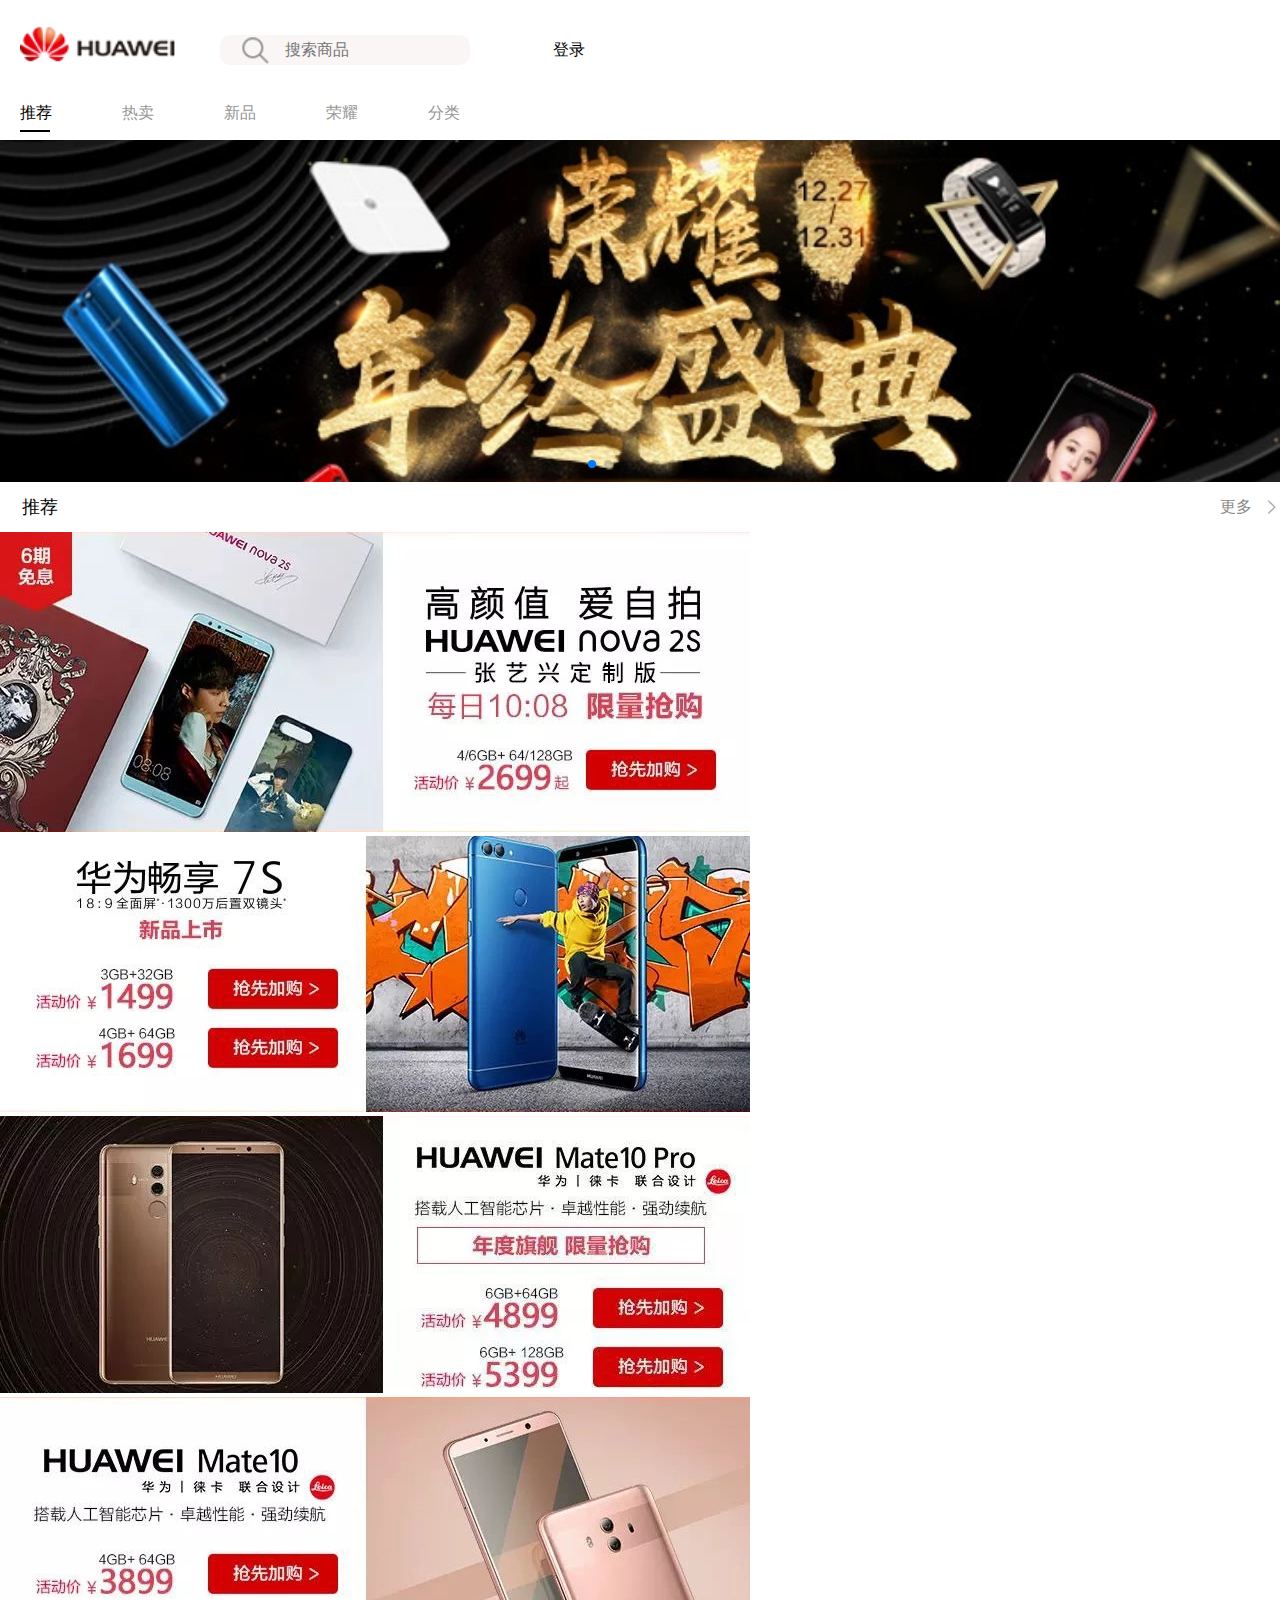
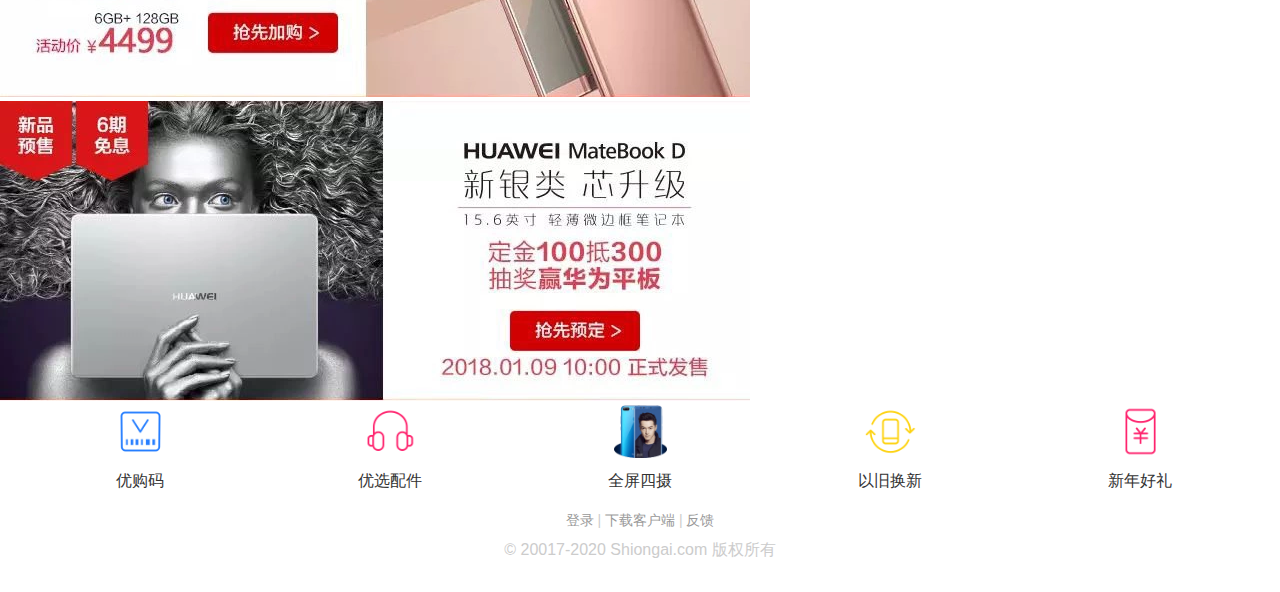
<file: index.html>
<!DOCTYPE html>
<html lang="en">
<head>
    <meta charset="UTF-8">
    <meta name="viewport" content="width=device-width,initial-scale=1.0,maximum-scale=1.0, minimum-scale=1.0,user-scalable=no" >
    <!--添加链接图标-->
    <link rel="shortcut icon" href="img/favicon.ico" />
    <!--搜索优化-->
    <title>华为商城
        &nbsp;&nbsp;&nbsp;&nbsp;&nbsp;&nbsp;&nbsp;&nbsp;&nbsp;
        &nbsp;&nbsp;&nbsp;&nbsp;&nbsp;&nbsp;&nbsp;&nbsp;&nbsp;
        &nbsp;&nbsp;
        华为Mate10、荣耀V10、华为P10、荣耀9、荣耀畅玩7X、华为Mate9、
        荣耀V9
    </title>
    <!--网页简短描述-->
    <meta name="description" content="华为商城是华为旗下面向全国服务的电子商务平台官网，我们提供正品华为手机(华为Mate10、荣耀V10、华为P10、荣耀9、荣耀畅玩7X、华为Mate9、荣耀V9等)、平板电脑、配件等全新华为产品，品质保证！" />
    <!--关键词-->
    <meta name="keywords" content="华为商城,华为官网,华为手机官网,华为平板电脑,华为笔记本" />
    <!--写在pc端当用手机打开时同网址时会跳转到手机端-->
    <!--<meta name="mobile-agent" content="format=xhtml;url=http://m.vmall.com/">-->
    <!--华为登录声明-->
    <meta property="wb:webmaster" content="f62bd8cc2f7d9778" />
    <!--公用css-->
    <link rel="stylesheet" href="css/swiper.min.css">
    <link rel="stylesheet" href="css/public.css">
    <link rel="stylesheet" href="css/index.css">
    <script src="js/swiper.min.js"></script>
    <script src="js/WebP.js"></script>
    <script src="js/flexible.js"></script>
    <script src="js/index.js"></script>
</head>
<body>
<header>
    <div class="logo f_left">
        <a href="#">
            <img src="img/logo.png" alt="">
        </a>
    </div>
    <div class="Search f_left">
        <input type="text" placeholder="搜索商品">
        <span class="Cable"></span>
        <button type="submit">登录</button>
    </div>
</header>
<nav>
    <ul class="nav_word">
        <li>
            <a class="active" href="#">推荐</a>
            <span class="active"></span>
        </li>
        <li>
            <a href="#">热卖</a>
            <span></span>
        </li>
        <li>
            <a href="#">新品</a>
            <span></span>
        </li>
        <li>
            <a href="#">荣耀</a>
            <span></span>
        </li>
        <li>
            <a href="#">分类</a>
            <span></span>
        </li>
    </ul>
</nav>
<div id="banner">
    <div class="swiper-container">
        <ul class="swiper-wrapper">
            <li class="swiper-slide">
                <img src="img/webp/banner1.webp" alt="">
            </li>
            <li class="swiper-slide">
                <img src="img/webp/banner2.webp" alt="">
            </li>
            <li class="swiper-slide">
                <a href="product.html">
                    <img src="img/webp/banner3.webp" alt="">
                </a>
            </li>
            <li class="swiper-slide">
                <img src="img/webp/banner4.webp" alt="">
            </li>
            <li class="swiper-slide">
                <img src="img/webp/banner5.webp" alt="">
            </li>
            <li class="swiper-slide">
                <img src="img/webp/banner6.webp" alt="">
            </li>
            <li class="swiper-slide">
                <img src="img/webp/banner7.webp" alt="">
            </li>
        </ul>
        <div class="swiper-pagination"></div>
    </div>
</div>
<div class="recommend">
    <div class="commoditytitle">
        <span>推荐</span>
        <a href="#">更多</a>
    </div>
    <ul class="commodity">
        <li>
            <a href="#"><img src="img/webp/recommend1.webp" alt=""></a>
        </li>
        <li>
            <a href="#"><img src="img/webp/recommend2.webp" alt=""></a>
        </li>
        <li>
            <a href="#"><img src="img/webp/recommend3.webp" alt=""></a>
        </li>
        <li>
            <a href="#"><img src="img/webp/Selling1.webp" alt=""></a>
        </li>
        <li>
            <a href="#"><img src="img/webp/Selling2.webp" alt=""></a>
        </li>
    </ul>
</div>
<section class="channel">
    <ul class="clearfix">
        <li>
            <a href="#">
                <i>
                    <img src="img/channel.png" alt="">
                </i>
                <p>优购码</p>
            </a>
        </li>
        <li>
            <a href="#">
                <i>
                    <img src="img/channel1.png" alt="">
                </i>
                <p>优选配件</p>
            </a>
        </li>
        <li>
            <a href="#">
                <i>
                    <img src="img/channel2.png" alt="">
                </i>
                <p>全屏四摄</p>
            </a>
        </li>
        <li>
            <a href="#">
                <i>
                    <img src="img/channel3.png" alt="">
                </i>
                <p>以旧换新</p>
            </a>
        </li>
        <li>
            <a href="#">
                <i>
                    <img src="img/channel4.png" alt="">
                </i>
                <p>新年好礼</p>
            </a>
        </li>
    </ul>
</section>
<footer>
    <div class="textclick">
        <a href="#">登录</a> <span>|</span>
        <a href="#">下载客户端</a> <span>|</span>
        <a href="#">反馈
        </a>
    </div>
    <p>© 20017-2020 Shiongai.com 版权所有</p>
</footer>
</body>
</html>
</file>
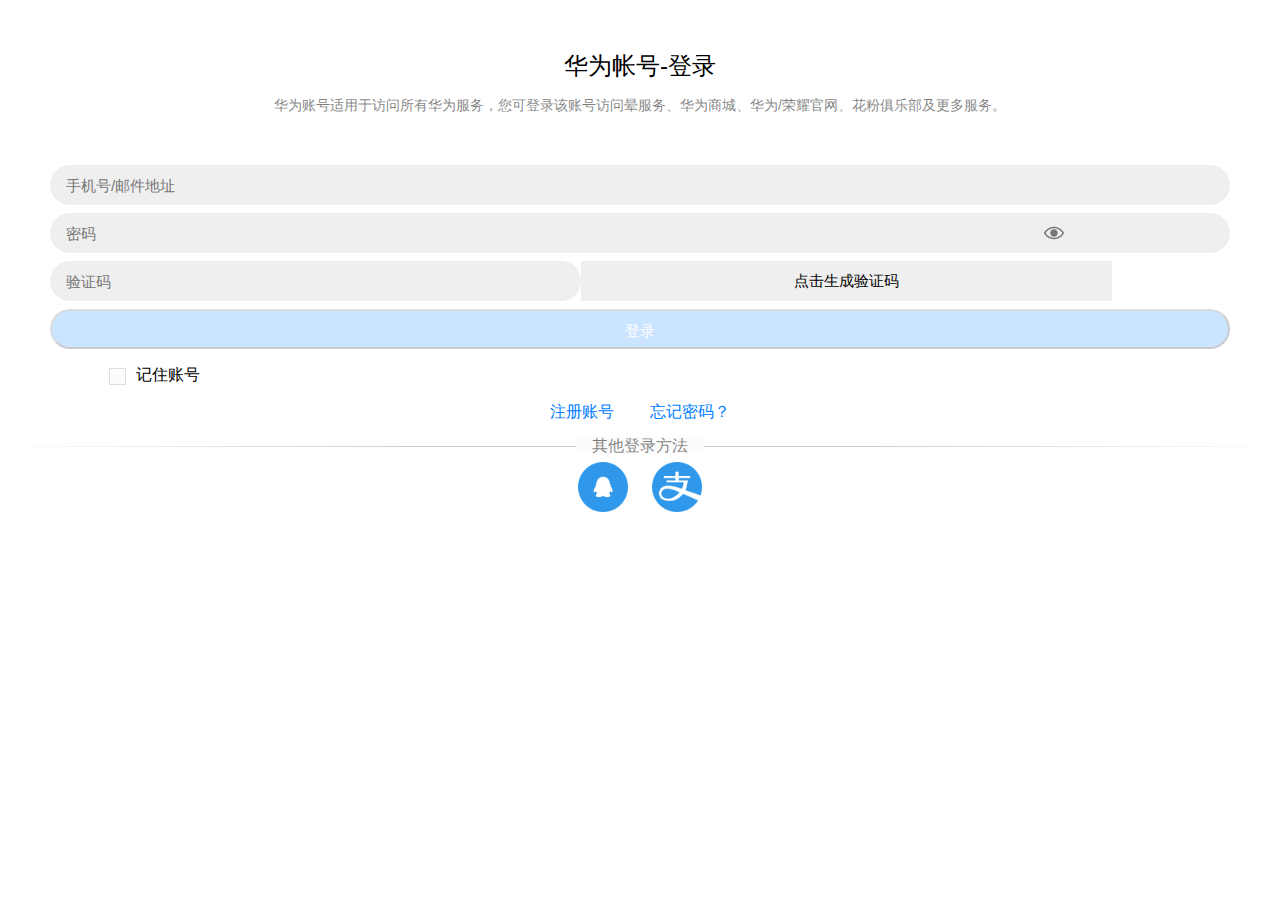
<file: log in.html>
<!DOCTYPE html>
<html lang="en">
<head>
    <meta charset="UTF-8">
    <meta name="viewport" content="width=device-width,initial-scale=1.0,maximum-scale=1.0, minimum-scale=1.0,user-scalable=no" >
    <!--添加链接图标-->
    <link rel="shortcut icon" href="img/favicon.ico" />
    <!--搜索优化-->

    <title>华为商城
        &nbsp;&nbsp;&nbsp;&nbsp;&nbsp;&nbsp;&nbsp;&nbsp;&nbsp;
        &nbsp;&nbsp;&nbsp;&nbsp;&nbsp;&nbsp;&nbsp;&nbsp;&nbsp;
        &nbsp;&nbsp;
        华为Mate10、荣耀V10、华为P10、荣耀9、荣耀畅玩7X、华为Mate9、
        荣耀V9
    </title>
    <!--网页简短描述-->
    <meta name="description" content="华为商城是华为旗下面向全国服务的电子商务平台官网，我们提供正品华为手机(华为Mate10、荣耀V10、华为P10、荣耀9、荣耀畅玩7X、华为Mate9、荣耀V9等)、平板电脑、配件等全新华为产品，品质保证！" />
    <!--关键词-->
    <meta name="keywords" content="华为商城,华为官网,华为手机官网,华为平板电脑,华为笔记本" />
    <!--写在pc端当用手机打开时同网址时会跳转到手机端-->
    <!--<meta name="mobile-agent" content="format=xhtml;url=http://m.vmall.com/">-->
    <!--华为登录声明-->
    <meta property="wb:webmaster" content="f62bd8cc2f7d9778" />
    <!--公用css-->
    <link rel="stylesheet" href="css/public.css">
    <link rel="stylesheet" href="css/log%20in.css">
    <script src="js/flexible.js"></script>
</head>
<body>
<header>
    <h2>华为帐号-登录</h2>
    <p>华为账号适用于访问所有华为服务，您可登录该账号访问晕服务、华为商城、华为/荣耀官网、花粉俱乐部及更多服务。</p>
</header>
<section>
    <form action="">
        <div class="inputPublic">
            <input type="text" placeholder="手机号/邮件地址">
        </div>
        <div class="inputPublic">
            <div class="inputPassword">
                <input type="password" placeholder="密码">
            </div>
            <div class="inputPasswordImg">
                <img src="img/passwordImg.png" alt="">
            </div>
        </div>
        <div id="Verification-code">
            <div class="inputPublic verification">
                <input type="text" placeholder="验证码">
            </div>
            <div class="Verification_code">
                <input id="code" type="button" value="点击生成验证码"
                       onclick="createCode()"/>
            </div>
        </div>
        <div class="prompt">

        </div>
        <button class="login">登录</button>
        <div class="required">
            <input id="Checkbox" type="checkbox">
            <label for="Checkbox">记住账号</label>
        </div>

    </form>
</section>
<footer>
    <div class="registered">
        <a href="#">注册账号</a>
        <a href="#">忘记密码？</a>
    </div>
    <div class="space-line-div">
        <span>其他登录方法</span>
    </div>
    <div class="LoginMethod">
        <a href="#">
            <img src="img/wap_qq.png" alt="">
        </a>
        <a href="#">
            <img src="img/wap_alipay.png" alt="">
        </a>
    </div>
</footer>
<script>
        function createCode(){
//            alert(123);
            var code;
            code='';
            var codeLength = 4;//验证码长度
            var checkCode=document.getElementById("code");
            var random = new Array(0,1,2,3,4,5,6,7,8,9,'A','B','C','D','E','F','G','H',
                    'I','J','K','L','M','N','O','P','Q','R','S','T','U','V','W','X','Y','Z');
            //方法 随机数   Math.random();
            //random[35] 代表？
            for(var i=0;i<codeLength;i++){//执行次数？   4     0 1 2 3
                var index = Math.floor(Math.random()*36);//[0,35]
                code += random[index];//code = code + random[index]   + 连接符
            }
//        alert(code);//四位?
            checkCode.value=code;
    }
</script>
</body>
</html>
</file>
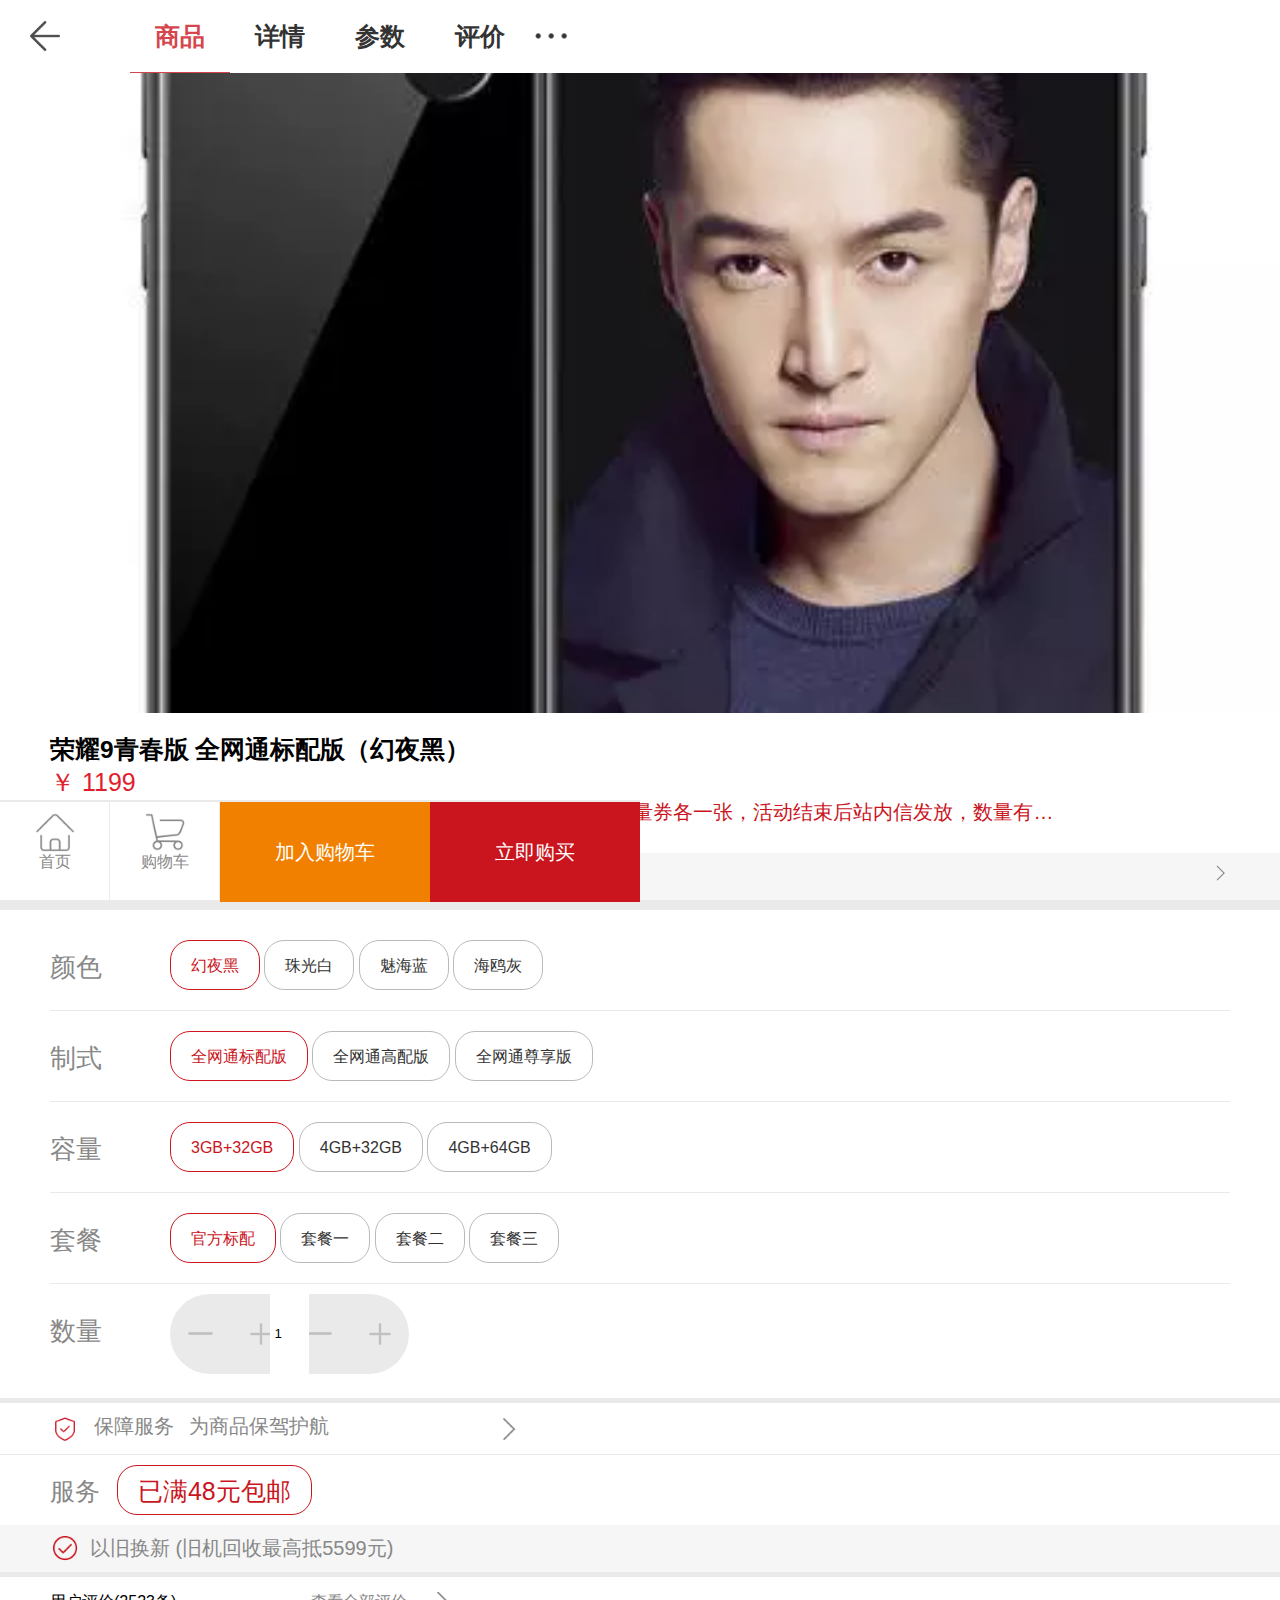
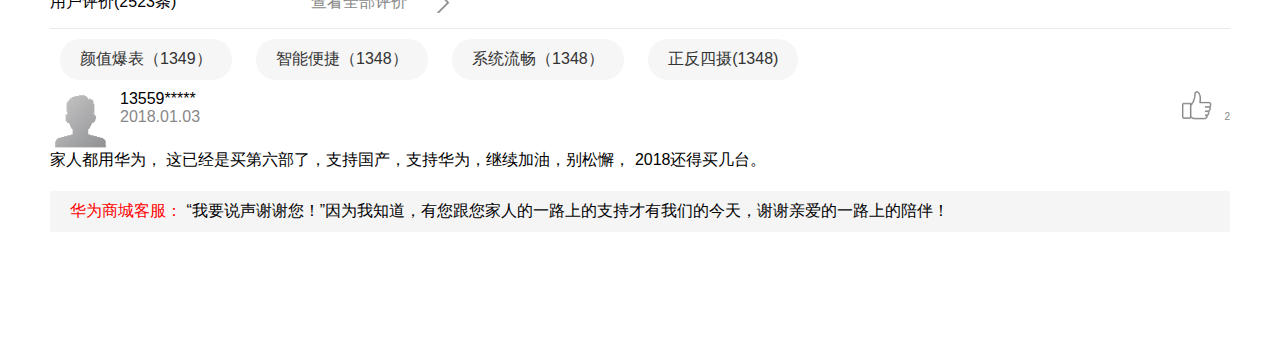
<file: product.html>
<!DOCTYPE html>
<html lang="en">
<head>
    <meta charset="UTF-8">
    <meta name="viewport" content="width=device-width,initial-scale=1.0,maximum-scale=1.0, minimum-scale=1.0,user-scalable=no" >
    <!--添加链接图标-->
    <link rel="shortcut icon" href="img/favicon.ico" />
    <!--搜索优化-->
    <title>华为商城
        &nbsp;&nbsp;&nbsp;&nbsp;&nbsp;&nbsp;&nbsp;&nbsp;&nbsp;
        &nbsp;&nbsp;&nbsp;&nbsp;&nbsp;&nbsp;&nbsp;&nbsp;&nbsp;
        &nbsp;&nbsp;
        华为Mate10、荣耀V10、华为P10、荣耀9、荣耀畅玩7X、华为Mate9、
        荣耀V9
    </title>
    <!--网页简短描述-->
    <meta name="description" content="华为商城是华为旗下面向全国服务的电子商务平台官网，我们提供正品华为手机(华为Mate10、荣耀V10、华为P10、荣耀9、荣耀畅玩7X、华为Mate9、荣耀V9等)、平板电脑、配件等全新华为产品，品质保证！" />
    <!--关键词-->
    <meta name="keywords" content="华为商城,华为官网,华为手机官网,华为平板电脑,华为笔记本" />
    <!--写在pc端当用手机打开时同网址时会跳转到手机端-->
    <!--<meta name="mobile-agent" content="format=xhtml;url=http://m.vmall.com/">-->
    <!--华为登录声明-->
    <meta property="wb:webmaster" content="f62bd8cc2f7d9778" />
    <!--公用css-->
    <link rel="stylesheet" href="css/swiper.min.css">
    <link rel="stylesheet" href="css/public.css">
    <link rel="stylesheet" href="css/product.css">
    <script src="js/swiper.min.js"></script>
    <script src="js/WebP.js"></script>
    <script src="js/flexible.js"></script>
</head>
<body>
<header>
    <a class="f_left" href="index.html">
    </a>
    <ul class="f_left">
        <li class="active">
            <a href="#">商品</a>
        </li>
        <li>
            <a href="#">详情</a>
        </li>
        <li>
            <a href="#">参数</a>
        </li>
        <li>
            <a href="#">评价</a>
        </li>
    </ul>
    <div class="shortcut">
        <a href="#">
        </a>
    </div>
</header>
<section id="banner">
    <div class="swiper-container">
        <ul class="swiper-wrapper">
            <li class="swiper-slide">
                <img src="img/webp/428_428_1513560694209mp.webp" alt="">
            </li>
            <li class="swiper-slide">
                <img src="img/webp/428_428_1513328919807.webp" alt="">
            </li>
            <li class="swiper-slide">
                <img src="img/webp/428_428_1513328920658.webp" alt="">
            </li>
            <li class="swiper-slide">
                <img src="img/webp/428_428_1513328921740.webp" alt="">
            </li>
            <li class="swiper-slide">
                <img src="img/webp/428_428_1513328922431.webp" alt="">
            </li>
            <li class="swiper-slide">
                <img src="img/webp/428_428_1513328923448.webp" alt="">
            </li>
        </ul>
    </div>
</section>
<section id="Detailspage">
    <h3>荣耀9青春版 全网通标配版（幻夜黑）</h3>
    <p class="price">￥ 1199</p>
    <p class="Introduction">
        <span>【购机送价值58元礼包（30元读书券+20元华为视频权益</span>
        <span class="textOmitted"> +3/5元流量券各一张，活动结束后站内信发放，数量有限，送完即止。）！】</span>
    </p>
</section>
<section id="discount">
    <p>
        <span>支持分期</span>
        <span>赠送积分</span>
        <i class="f_right"></i>
    </p>
</section>
<section id="content">
    <dl class="clearfix">
        <dt>
            <label>颜色</label>
        </dt>
        <dd>
            <a class="active" href="#">
                <span>幻夜黑</span>
            </a>
            <a href="#">
                <span>珠光白</span>
            </a>
            <a href="#">
                <span>魅海蓝</span>
            </a>
            <a href="#">
                <span>海鸥灰</span>
            </a>
        </dd>
    </dl>
    <dl class="clearfix">
        <dt>
            <label>制式</label>
        </dt>
        <dd>
            <a class="active" href="#">
                <span>全网通标配版</span>
            </a>
            <a href="#">
                <span>全网通高配版</span>
            </a>
            <a href="#">
                <span>全网通尊享版</span>
            </a>
        </dd>
    </dl>
    <dl class="clearfix">
        <dt>
            <label>容量</label>
        </dt>
        <dd>
            <a class="active" href="#">
                <span>3GB+32GB</span>
            </a>
            <a href="#">
                <span>4GB+32GB</span>
            </a>
            <a href="#">
                <span>4GB+64GB</span>
            </a>
        </dd>
    </dl>
    <dl class="clearfix">
        <dt>
            <label>套餐</label>
        </dt>
        <dd>
            <a class="active" href="#">
                <span>官方标配</span>
            </a>
            <a href="#">
                <span>套餐一</span>
            </a>
            <a href="#">
                <span>套餐二</span>
            </a>
            <a href="#">
                <span>套餐三</span>
            </a>
        </dd>
    </dl>
    <div class="digitalfield">
        <dl>
            <dt>
                <label>数量</label>
            </dt>
            <dd>
                <p>
                    <b class="Less"></b>
                    <input type="tel" value="1">
                    <b class="plus"></b>
                </p>
            </dd>
        </dl>
    </div>
</section>
<section id="service">
    <p>
        <i></i>
        <span>保障服务</span>
        <em>为商品保驾护航</em>
        <i></i>
    </p>
    <p>服务
        <a href="#">
            <span>已满48元包邮</span>
        </a>
    </p>
    <p> 以旧换新 (旧机回收最高抵5599元)</p>
</section>
<section id="Evaluation">
    <h3>
        <span>用户评价(2523条)</span>
        <a href="#">查看全部评价</a>
    </h3>
    <div class="keyword">
        <a href="javascript:;">
            颜值爆表（1349）
        </a>
        <a href="javascript:;">
            智能便捷（1348）
        </a>
        <a href="javascript:;">
            系统流畅（1348）
        </a>
        <a href="javascript:;">
            正反四摄(1348)
        </a>
    </div>
    <div class="review-content">
        <ul>
            <li>
                <div class="clearfix">
                    <i class="f_left">
                        <img src="img/defaultface_user_small.png" alt="">
                    </i>
                    <p class="f_left">
                        <span>13559*****</span>
                        <time>2018.01.03</time>
                    </p>
                    <p class="f_right">
                        <i></i>
                        <em>2</em>
                    </p>
                </div>
                <div class="word">
                    家人都用华为，
                    这已经是买第六部了，支持国产，支持华为，继续加油，别松懈，
                    2018还得买几台。
                </div>
                <div class="reply">
                    <p>
                        <span>华为商城客服：</span>
                        “我要说声谢谢您！”因为我知道，有您跟您家人的一路上的支持才有我们的今天，谢谢亲爱的一路上的陪伴！</p>
                </div>
            </li>
        </ul>
    </div>
</section>
<footer>
    <div class="btn f_left">
        <a class="f_left" href="#">
            <i></i>
            <span>首页</span>
        </a>
        <a class="f_left" href="#">
            <i></i>
            <span>购物车</span>
        </a>
    </div>
    <div class="buy f_left">
        <a class="f_left" href="#">加入购物车</a>
        <a class="f_left" href="#">立即购买</a>
    </div>
</footer>
</body>
<script>
    var swiper = new Swiper('.swiper-container', {
        spaceBetween: 30,
        centeredSlides: true,
        autoplay: {
            delay: 2500,
            disableOnInteraction: false,
        },
        pagination: {
            el: '.swiper-pagination',
            clickable: true,
        },
        navigation: {
            nextEl: '.swiper-button-next',
            prevEl: '.swiper-button-prev',
        },
    });
</script>
</html>
</file>
<file: css/public.css>
*{
    margin: 0;
    padding: 0;
    box-sizing: border-box;
    -webkit-box-sizing: border-box;
    -moz-box-sizing: border-box;
}
body{
    font-family: "Microsoft YaHei",Arial,Helvetica,sans-serif;
    font-size: 16px;
    color: #000;
}
ul,li{
    list-style: none;
}
a,a:hover{
    text-decoration: none;
}
input{
    border: none;
    outline: none;
}
img{
    display: block;
}
/*公共演示*/
.f_left{
    float: left;
}
.f_right{
    float: right;
}
.clearfix::before,
.clearfix::after{
    content: "";
    clear: both;
    display: table;
}
a{
    display: inline-block;
}
img{
    width: 100%;
}
</file>
<file: css/index.css>
body{
    background-color: #fff;
}
/*----------header---------------*/
header{
    height: 0.85rem;
}
/*---------logo--------------*/
header .logo{
    width: 2rem;
    text-align: center;
}
header .logo a{
    width: 1.6rem;
    padding-top: 0.1rem;
}
/*---------搜索框-----------*/
header .Search{
    position: relative;
    width: 4.4rem;
    height: 0.85rem;
}
header .Search input{
    width: 2.5rem;
    height: 0.3rem;
    padding-left: 0.65rem;
    border-radius: 10px;
    background-color: #faf6f6;
    font-size: 0.16rem;
    margin-top: 0.35rem;
    margin-left: 0.2rem;

    transition:scale 0.2s,padding-left 0.7s;
    -moz-transition:scale 0.2s,padding-left 0.7s; /* Firefox 4 */
    -webkit-transition:scale 0.2s,padding-left 0.7s; /* Safari and Chrome */
    -o-transition:scale 0.2s,padding-left 0.7s; /* Opera */
}
header .Search input:focus{
    padding-left: 0.45rem;
    transform: scale(1.1,1);
    -ms-transform: scale(1.1,1);	/* IE 9 */
    -webkit-transform: scale(1.1,1);	/* Safari 和 Chrome */
    -o-transform: scale(1.1,1);	/* Opera */
    -moz-transform: scale(1.1,1);
}
header .Search input + span.Cable{
    transform: translate(0);
    transition: transform 0.5s ;
}
header .Search input:focus+span.Cable{
    transform: translate(1.8rem);
}
header .Search .Cable{
    position: absolute;
    top: 0.35rem;
    left: 0.4rem;
    width: 0.5rem;
    height: 0.3rem;
    background: url(../img/search.png) no-repeat;
    background-size: contain;
}
header .Search button{
    float: right;
    font-size: 0.16rem;
    background-color: white;
    margin-top: 0.4rem;
    margin-right: 0.55rem;
    border: none;
    outline: none;
}
/*----------nav-------------*/
nav{
    position: relative;
    height: 0.55rem;
    line-height: 0.55rem;
    font-size: 0.16rem;
}
.nav_word{
    position: absolute;
    width: 6rem;
    left: 0.2rem;
}
.nav_word li{
    float: left;
    margin-right: 0.7rem;
}
.nav_word li a{
    display: block;
    height: 0.45rem;
    color: #989696;
}
.nav_word li a.active{
    color: black;
}
.nav_word li span{
    display: block;
    background-color: black;
}
.nav_word li span.active{
    display: block;
    width: 0.3rem;
    height: 0.02rem;
    background-color: black;
}
/*---------banner-------------*/
#banner{
    position: relative;
    height: 3.42rem;
}
#banner .swiper-container {
    width: 100%;
    height: 100%;
}

#banner .swiper-slide {
    text-align: center;
    font-size: 18px;
    background: #fff;

    /* Center slide text vertically */
    display: -webkit-box;
    display: -ms-flexbox;
    display: -webkit-flex;
    display: flex;
    -webkit-box-pack: center;
    -ms-flex-pack: center;
    -webkit-justify-content: center;
    justify-content: center;
    -webkit-box-align: center;
    -ms-flex-align: center;
    -webkit-align-items: center;
    align-items: center;
}
/*--------recommend--------------*/
.commoditytitle{
    height: 0.5rem;
    line-height: 0.5rem;
}
.commoditytitle span{
    display: inline-block;
    width: 0.8rem;
    text-align: center;
    font-size: 18px;
}
.commoditytitle a{
    float: right;
    width: 60px;
    color: #888;
    background-image: url(../img/right.png);
    background-repeat: no-repeat;
    background-size: 30%;
    background-position: center right;
}
/*-------channel--------------*/
.channel{
    padding: 0 0.15rem;
}
.channel li{
    float: left;
    width: 20%;
    text-align: center;
}
.channel li a i{
    display: inline-block;
    width: 0.53rem;
    height: 0.53rem;
}
.channel li a p{
    color: #333;
    font-size: 0.16rem;
    padding-top: 0.54em;
    white-space: nowrap
}
/*--------footer-------------------*/
footer{
    font-size: 16px;
    text-align: center;
    color: #ccc;
    padding-top: 20px;
    height: 100px;
}
footer .textclick{
    padding-bottom: 10px;
    font-size: 14px;
}
footer a{
    color: #999;
}
</file>
<file: css/product.css>
header{
    position: fixed;
    top: 0;
    height: 0.73rem;
    text-align: center;
    background-color: white;
}
header>a{
    width: 0.3rem;
    height: 0.3rem;
    margin: 0.21rem 0.3rem 0.21rem;
    background: url("../img/icon11_1.png");
    background-size: contain;
    background-repeat: no-repeat;
}
header ul{
    margin-left: 0.4rem;
}
header ul li{
    float: left;
    line-height: 0.72rem;
}
header ul li.active a{
    color: #d5464d;
    border-bottom: 2px solid #d5444b;

}
header ul li a{
    width: 1rem;
    font-size: 0.25rem;
    color: #333333;
    font-weight: bold;
}
header .shortcut{
    float: right;
}
header .shortcut a{
    width: 0.42rem;
    margin-top: 0.15rem;
    margin-right: 0.3rem;
    height: 0.42rem;
    background-image: url("../img/icon_header_nav.png");
    background-size: contain;
    background-repeat: no-repeat;
}
#banner{
    margin-top: 0.73rem;
    position: relative;
    height: 6.4rem;
}
#banner .swiper-container {
    width: 100%;
    height: 100%;
}
#banner .swiper-slide {
    text-align: center;
    font-size: 18px;
    background: #fff;
    /* Center slide text vertically */
    display: -webkit-box;
    display: -ms-flexbox;
    display: -webkit-flex;
    display: flex;
    -webkit-box-pack: center;
    -ms-flex-pack: center;
    -webkit-justify-content: center;
    justify-content: center;
    -webkit-box-align: center;
    -ms-flex-align: center;
    -webkit-align-items: center;
    align-items: center;
}
#Detailspage{
    padding: 0.2rem 0.5rem;
    font-size: 0.25rem;
}
#Detailspage h3{
    font-size: 0.245rem;
}
#Detailspage .price{
    color: #e01d2d;
}
#Detailspage .Introduction{
    color: #ca151e;
    font-size: 0.2rem;
}
#Detailspage .textOmitted{
    display: inline-block;
    width: 5rem;
    overflow: hidden;
    text-overflow: ellipsis;
    white-space: nowrap;
}
#discount{
    font-size: 0.2rem;
    padding: 0.1rem 0.5rem;
    background-color: #f6f6f6;
    border-bottom: 10px solid #eaeaea;
}
#discount span{
    padding: 0 0.5rem;
    background-image:url("../img/icon_discount.png");
    background-repeat: no-repeat;
    background-size: contain;
}
#discount i{
    display: inline-block;
    width: 0.2rem;
    height: 0.26rem;
    background-image: url("../img/icon_arrow_more.png");
    background-size: contain;
    background-repeat: no-repeat;
}
#content{
    padding: 0.1rem 0.5rem;
    border-bottom: 5px solid #eaeaea;
}
#content dl{
    padding: 0.1rem 0;
    border-bottom: 1px solid #eaeaea;
}
#content dl dt{
    float: left;
    width: 1rem;
    font-size: 0.26rem;
    padding-top: 0.2rem;
    color: #888888;
}
#content dl dd{
    padding-left: 1.2rem;
}
#content dl dd a{
    font-size: 0.16rem;
    height: 0.5rem;
    line-height: 0.5rem;
    padding: 0 0.2rem;
    -webkit-border-radius: 25px;
    -moz-border-radius: 25px;
    border-radius: 20px;
    border: 1px solid #bababa;
    color: #333;
    margin: 0.1rem 0;
}
#content dl dd a.active{
    color: #ca151e;
    border-color: #ca151e;
}
#content .digitalfield dl{
    border: none;
}
#content .digitalfield dd b{
    display: inline-block;
    width: 1rem;
    height: 0.8rem;
    opacity: 0.3;
    background-repeat: no-repeat;
    background-size: 50% ;
}
#content .digitalfield dd .Less{
    background: #bbb url("../img/icon53.png");
    border-radius: 0.5rem 0 0 0.5rem;
    background-position: left center;
}
#content .digitalfield dd input{
    width: 0.3rem;
    height: 0.8rem;
    line-height: 0.8rem;
    vertical-align: top;
}
#content .digitalfield dd .plus{
    background: #bbb url("../img/icon53.png");
    border-radius:0 0.5rem 0.5rem 0;
    background-position: right center;
}
#service p{
    padding: 0.1rem 0.5rem;
    color: #888;
}
#service p:first-child{
    border-bottom: 1px solid #eaeaea;
}
#service p:first-child i:first-child{
    display: inline-block;
    width: 0.3rem;
    height: 0.3rem;
    background: url(../img/icon_insurance.png) no-repeat;
    background-size: 0.3rem 0.3rem;
    vertical-align: middle;
}
#service p:first-child i:last-child{
    display: inline-block;
    width: 0.3rem;
    height: 0.3rem;
    background: url("../img/icon_arrow_more.png");
    background-size: 0.3rem 0.3rem;
    vertical-align: middle;
    margin-left: 1.6rem;
}
#service p:first-child span{
    font-size: 0.2rem;
    display: inline-block;
    padding-left: 0.1rem;
}
#service p:first-child em{
    display: inline-block;
    color: #888;
    font-size: 0.2rem;
    padding-left: 0.1rem;
    font-style: normal;
}
#service p:nth-child(2){
    font-size: 0.25rem;
}
#service p:nth-child(2) a{
    height: 0.5rem;
    line-height: 0.5rem;
    color: #ca151e;
    padding: 0 0.2rem;
    border-radius: 20px;
    border: 1px solid #ca151e;
    margin-left: 0.1rem;
}
#service p:nth-child(3){
    padding-left: 0.9rem;
    font-size: 0.2rem;
    background: #f6f6f6 url("../img/icon_discount.png") no-repeat;
    background-position: 0.5rem center;
    background-size: 0.3rem 0.3rem;
    border-bottom: 5px solid #eaeaea;
}
#Evaluation{
    padding: 0 0.5rem;
    margin-bottom: 1.2rem;
}
#Evaluation h3{
    padding: 0.15rem 0;
    font-weight: 400;
    font-size: 0.16rem;
    border-bottom: 1px solid #eaeaea;
}
#Evaluation h3 a{
    color: #888;
    padding-left: 1.3rem;
    padding-right: 0.5rem;
    background: url("../img/icon_arrow_more.png");
    background-size: 0.3rem;
    background-repeat: no-repeat;
    background-position: right center;
}
#Evaluation .keyword a{
    font-size: 0.16rem;
    padding: 0.1rem 0.2rem;
    margin: 0.1rem 0.1rem;
    color: #333;
    background: #f6f6f6;
    border-radius: 20px;
}
#Evaluation .review-content i{
    display: inline-block;
    width: 0.6rem;
    height: 0.6rem;
}
#Evaluation .review-content p{
    padding-left: 0.1rem;
}
#Evaluation .review-content .clearfix  p span{
    font-size: 0.16rem;
    display: block;
}
#Evaluation .review-content p time{
    font-size: 0.16rem;
    color: #888;
}
#Evaluation .review-content p i{
    display: inline-block;
    width: 0.3rem;
    height: 0.3rem;
    margin-right: 0.5em;
    background: url("../img/icon_laud.png");
    background-size: 0.3rem;
}
#Evaluation .review-content p em{
    font-size: 0.1rem;
    color: #888;
    font-style: normal;
}
#Evaluation .word{
    font-size: 0.16rem;
    padding-bottom: 0.2rem;
}
#Evaluation .reply{
    font-size: 0.16rem;
    background-color: #f5f5f5;
    padding: 0.1rem 0.1rem;
    margin-bottom: 0.3rem;
}
#Evaluation .reply span{
    color: red;
}
footer{
    position: fixed;
    bottom: 0;
    width: 6.4rem;
    height: 1rem;
    text-align: center;
    border-top: 2px solid #eaeaea;
    background: white;
}
footer .btn a i{
    display: block;
    width: 0.4rem;
    height: 0.4rem;
    margin: 0 auto;
}
footer .btn a{
    width: 1.1rem;
    height: 1rem;
    padding: 0.1rem;
    border-right: 1px solid #eaeaea;
}
footer .btn span{
    font-size: 0.16rem;
    color: #888;
}
footer .btn a:first-child i{
    background: url("../img/icon_home_gray.png") no-repeat;
    background-size: 0.4rem;
}
footer .btn a:last-child i{
    background: url("../img/icon_shoppingCart.png") no-repeat;
    background-size: 0.4rem;
}
footer .buy a{
    width: 2.1rem;
    height: 1rem;
    padding: 0 0.05rem;
    line-height: 1rem;
    color: white;
    font-size: 0.2rem;
}
footer .buy a:first-child{
    background-color: #f17f00;
}
footer .buy a:last-child{
    background-color: #ca151e;
}
</file>
